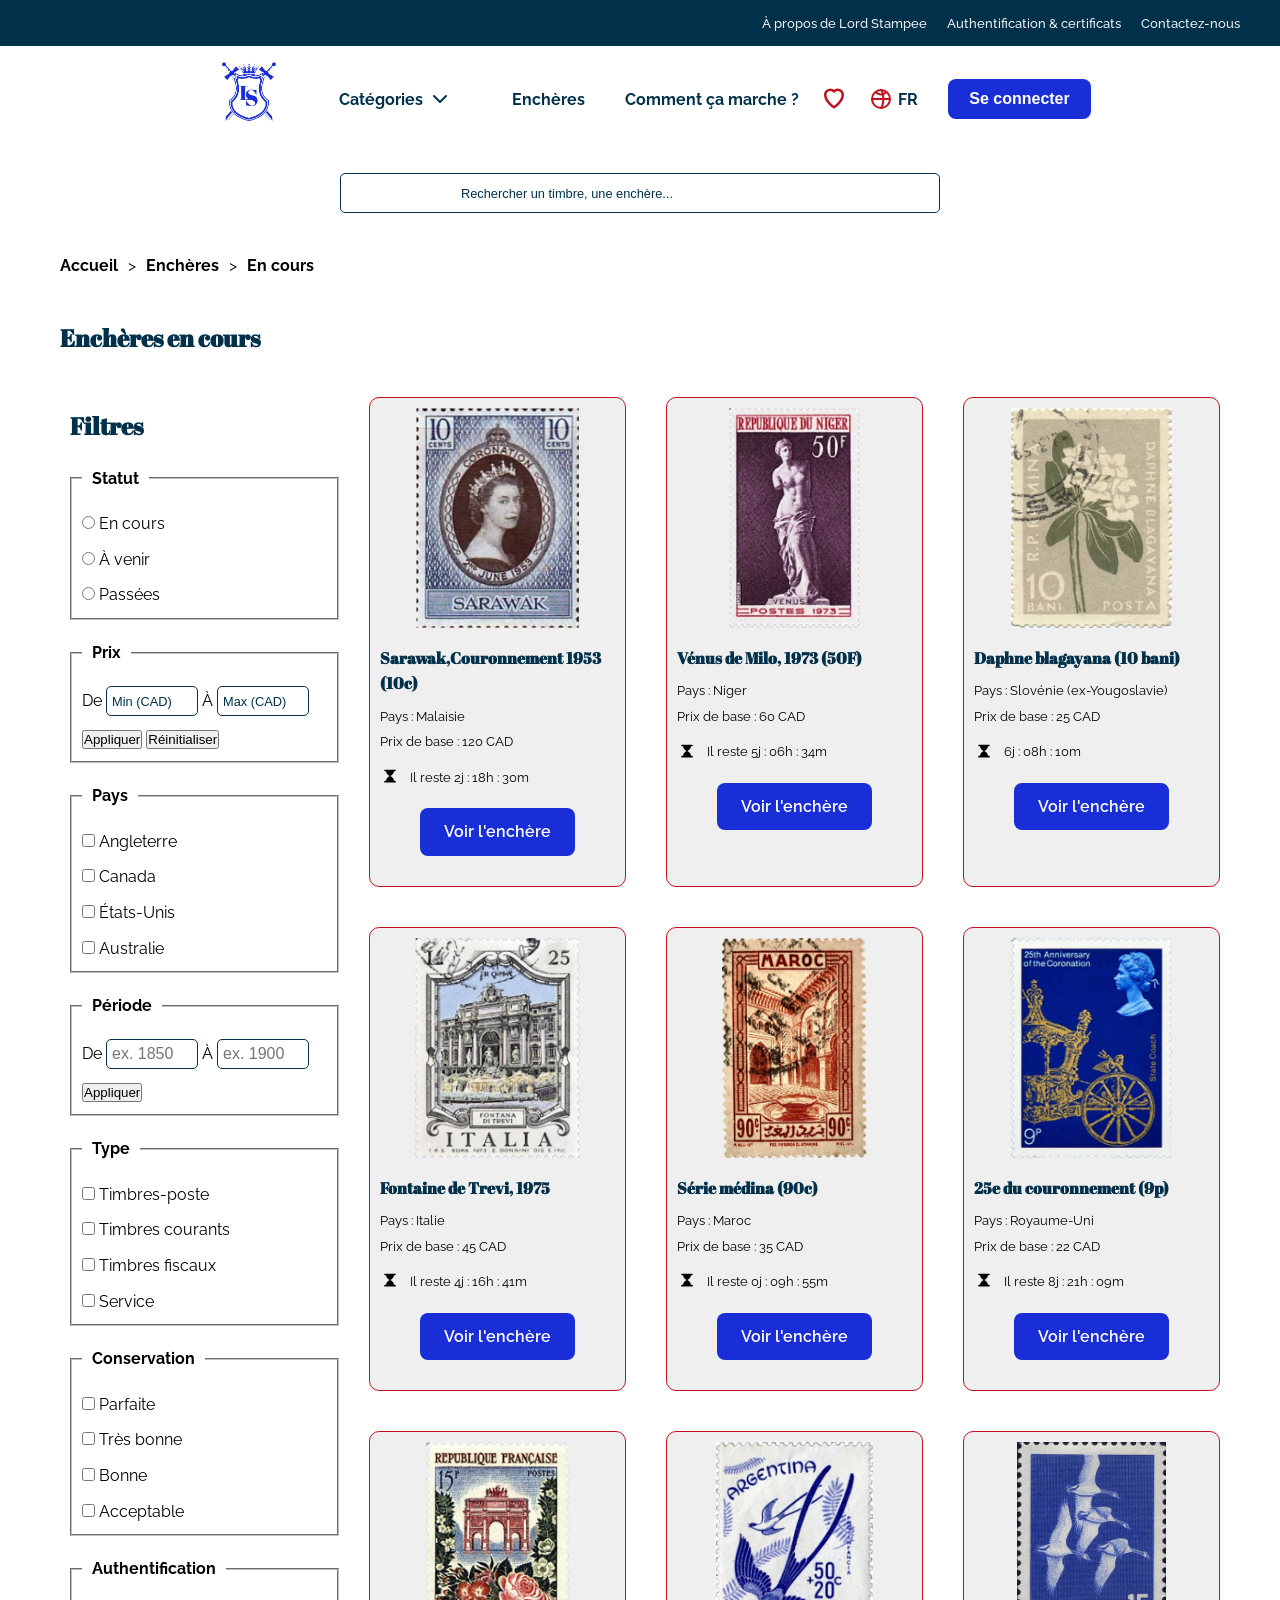
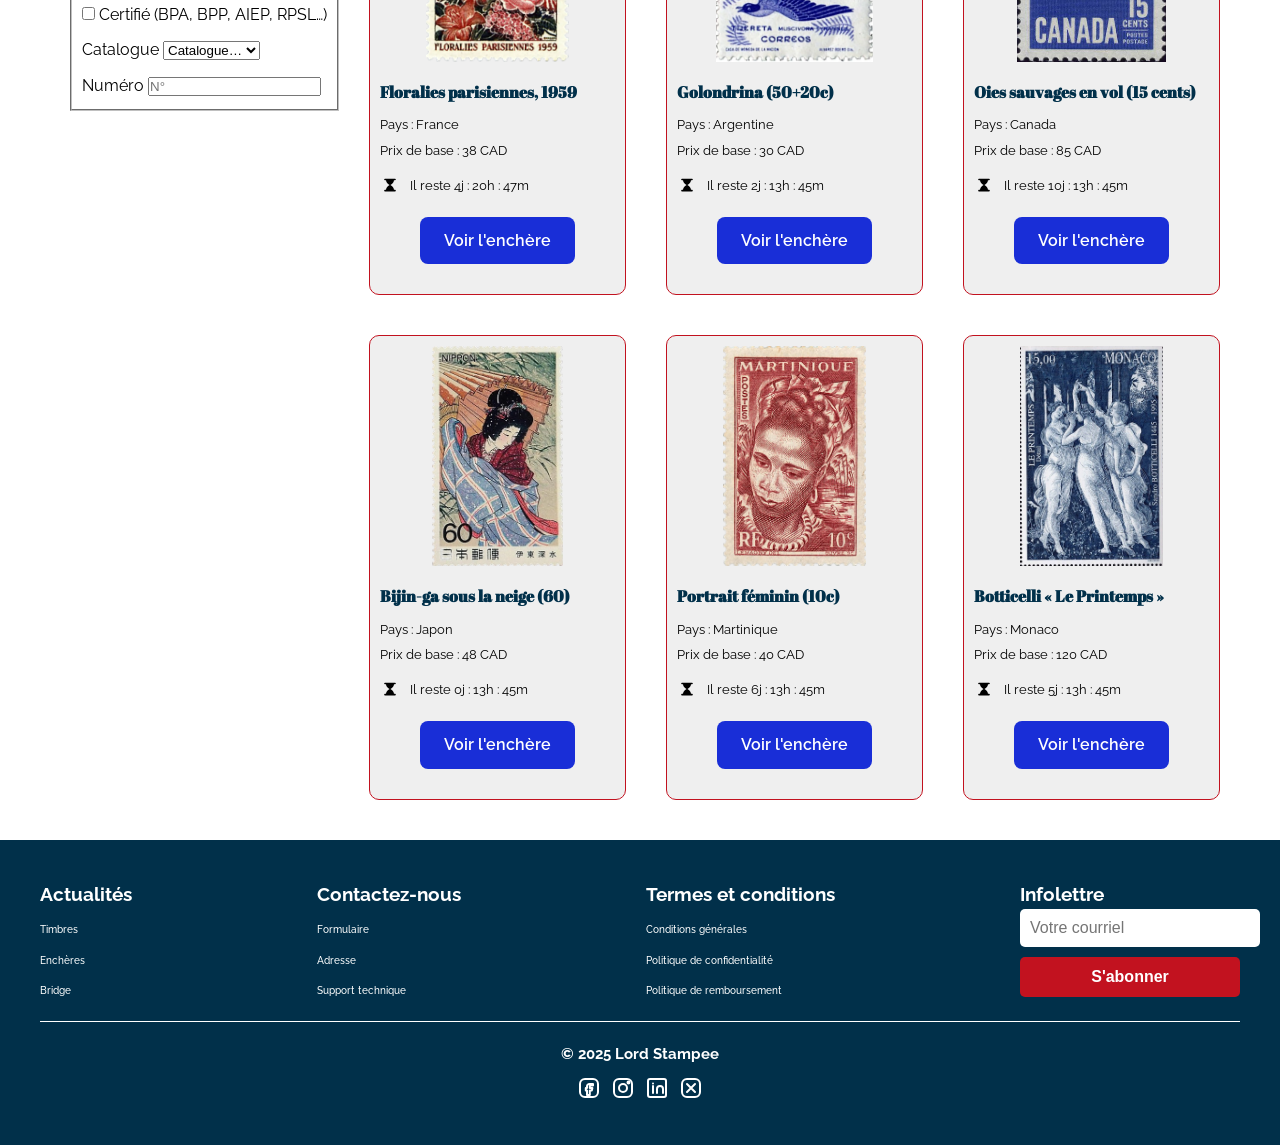
<file: index.html>
<!DOCTYPE html>
<html lang="fr">
  <head>
    <meta charset="UTF-8" />
    <meta name="viewport" content="width=device-width, initial-scale=1.0" />
    <link rel="stylesheet" href="assets/css/styles.css" />
    <link rel="preconnect" href="https://fonts.googleapis.com" />
    <link rel="preconnect" href="https://fonts.gstatic.com" crossorigin />
    <link
      href="https://fonts.googleapis.com/css2?family=Abril+Fatface&family=Raleway:ital,wght@0,100..900;1,100..900&display=swap"
      rel="stylesheet"
    />
    <title>Catalogue des enchères</title>
  </head>
  <body>
    <!-- Début du header -->
    <!-- logo -->
    <header>
      <!-- Top Bar -->
      <div class="top-bar">
        <nav class="top-bar__nav">
          <ul class="top-bar__liste">
            <li><a href="apropos.html">À propos de Lord Stampee</a></li>
            <li>
              <a href="guide/authentification.html"
                >Authentification & certificats</a
              >
            </li>
            <li><a href="contact.html">Contactez-nous</a></li>
          </ul>
        </nav>
      </div>
      <div class="site-entete">
        <a href="index.html" class="site-entete__logo">
          <img
            class="site-entete__img"
            src="assets/img/stampee_logo.webp"
            alt="logo lord stampee"
          />
        </a>
        <!-- Navigation gauche -->
        <nav class="site-entete__nav-gauche">
          <ul class="site-entete__liste--principale">
            <li class="site-entete__item--categories">
              <a class="site-entete__categories" href="#"
                >Catégories
                <svg
                  width="24"
                  height="24"
                  viewBox="0 0 24 24"
                  fill="none"
                  stroke="currentColor"
                  stroke-width="2"
                  stroke-linecap="round"
                  stroke-linejoin="round"
                  aria-hidden="true"
                  focusable="false"
                >
                  <path d="M6 9l6 6 6-6" />
                </svg>
              </a>
              <ul class="site-entete__liste-secondaire">
                <li><a href="#">Thèmes</a></li>
                <li><a href="#">Époques</a></li>
                <li><a href="#">Types philatéliques</a></li>
              </ul>
            </li>
            <li class="site-entete__item--encheres">
              <a class="site-entete__encheres" href="#">Enchères</a>
              <ul class="site-entete__liste-secondaire">
                <li><a href="#">À venir</a></li>
                <li><a href="#">En cours</a></li>
                <li><a href="#">Passées</a></li>
              </ul>
            </li>
          </ul>
        </nav>
        <!-- Formulaire de recherche -->
        <form class="site-entete__recherche">
          <svg
            xmlns="http://www.w3.org/2000/svg"
            width="24"
            height="24"
            viewBox="0 0 24 24"
            fill="none"
          >
            <circle cx="11" cy="11" r="7" stroke="#C2121F" stroke-width="2" />
            <line
              x1="16.65"
              y1="16.65"
              x2="21"
              y2="21"
              stroke="#C2121F"
              stroke-width="2"
              stroke-linecap="round"
            />
          </svg>
          <label for="search" class="sr-only">Rechercher</label>
          <input
            type="search"
            id="search"
            name="search"
            placeholder="Rechercher un timbre, une enchère..."
          />
        </form>
        <!-- Navigation droite-->
        <nav class="site-entete__nav-droite">
          <ul class="site-entete__liste--principale-droite">
            <li>
              <a href="#">Comment ça marche ? </a>
              <ul class="site-entete__liste--secondaire-droite">
                <li><a href="#">Créer un compte</a></li>
                <li><a href="#">Participer à une enchère</a></li>
                <li><a href="#">Placer une offre</a></li>
              </ul>
            </li>
            <li>
              <a href="#">
                <svg
                  xmlns="http://www.w3.org/2000/svg"
                  width="30"
                  height="30"
                  viewBox="0 0 24 24"
                  fill="none"
                  stroke="#C2121F"
                  stroke-width="2"
                  stroke-linecap="round"
                  stroke-linejoin="round"
                  aria-hidden="true"
                  focusable="false"
                >
                  <path
                    d="M12 21s-7-4.534-7-10a4 4 0 0 1 7-2.645A4 4 0 0 1 19 11c0 5.466-7 10-7 10z"
                  />
                </svg>
              </a>
            </li>
            <li>
              <a class="site-entete__langue" href="#">
                <svg
                  xmlns="http://www.w3.org/2000/svg"
                  width="24"
                  height="24"
                  viewBox="0 0 24 24"
                  fill="none"
                  stroke="#C2121F"
                  stroke-width="2"
                  stroke-linecap="round"
                  stroke-linejoin="round"
                  aria-hidden="true"
                  focusable="false"
                >
                  <circle cx="12" cy="12" r="9" />
                  <path d="M3 12h18" />
                  <path d="M12 3c3 3 3 15 0 18" />
                  <path d="M7 5.5c3 2.5 7 2.5 10 0" />
                </svg>
                FR
              </a>
            </li>
          </ul>
        </nav>
        <button class="btn">Se connecter</button>
      </div>
    </header>
    <!-- Début du main -->
    <main class="rythme">
      <!-- Fil d'Ariane -->
      <div class="fil_ariane">
        <a href="#">Accueil</a>
        <span> > </span>
        <a href="#">Enchères</a>
        <span> > </span>
        <a href="#">En cours</a>
      </div>
      <!-- Contenu -->
      <h1>Enchères en cours</h1>
      <div class="catalogue">
        <!-- Filtres -->
        <aside class="catalogue-filtres">
          <h2>Filtres</h2>
          <form>
            <fieldset class="catalogue-filtres__statut">
              <legend>Statut</legend>
              <label for="encours">
                <input type="radio" name="statut" id="encours" />
                En cours
              </label>
              <label for="avenir">
                <input type="radio" name="statut" id="avenir" />
                À venir
              </label>
              <label for="passees">
                <input type="radio" name="statut" id="passees" />
                Passées
              </label>
            </fieldset>
          </form>
          <form>
            <fieldset class="catalogue-filtres__prix">
              <legend>Prix</legend>
              <div>
                <label for="de">De</label>
                <input
                  type="text"
                  name="prix_de"
                  id="de"
                  placeholder="Min (CAD)"
                />
                <label for="a">À</label>
                <input
                  type="text"
                  name="prix_a"
                  id="a"
                  placeholder="Max (CAD)"
                />
              </div>
              <div>
                <button>Appliquer</button>
                <button>Réinitialiser</button>
              </div>
            </fieldset>
          </form>
          <form>
            <fieldset class="catalogue-filtres__pays">
              <legend>Pays</legend>
              <label for="angleterre">
                <input type="checkbox" name="pays" id="angleterre" />
                Angleterre
              </label>
              <label for="canada">
                <input type="checkbox" name="pays" id="canada" />
                Canada
              </label>
              <label for="etats-unis">
                <input type="checkbox" name="pays" id="etats-unis" />
                États-Unis
              </label>
              <label for="australie">
                <input type="checkbox" name="pays" id="australie" />
                Australie
              </label>
            </fieldset>
          </form>
          <form>
            <fieldset class="catalogue-filtres__periode">
              <legend>Période</legend>
              <div>
                <label for="annee-de">De</label>
                <input
                  id="annee-de"
                  name="annee-de"
                  type="number"
                  placeholder="ex. 1850"
                  min="1840"
                  max="2100"
                />
                <label for="annee-a">À</label>
                <input
                  id="annee-a"
                  type="number"
                  name="annee-a"
                  placeholder="ex. 1900"
                  min="1840"
                  max="2100"
                />
              </div>
              <div>
                <button>Appliquer</button>
              </div>
            </fieldset>
          </form>
          <form>
            <fieldset class="catalogue-filtres__type">
              <legend>Type</legend>
              <label for="poste">
                <input type="checkbox" name="type" id="poste" />
                Timbres-poste
              </label>
              <label for="courant">
                <input type="checkbox" name="type" id="courant" />
                Timbres courants
              </label>
              <label for="fiscal">
                <input type="checkbox" name="type" id="fiscal" />
                Timbres fiscaux
              </label>
              <label for="service">
                <input type="checkbox" name="type" id="service" />
                Service
              </label>
            </fieldset>
          </form>
          <form>
            <fieldset class="catalogue-filtres__conservation">
              <legend>Conservation</legend>
              <label for="parfait">
                <input type="checkbox" name="conservation" id="parfait" />
                Parfaite
              </label>
              <label for="tres-bon">
                <input type="checkbox" name="conservation" id="tres-bon" />
                Très bonne
              </label>
              <label for="bon">
                <input type="checkbox" name="conservation" id="bon" />
                Bonne
              </label>
              <label for="acceptable">
                <input type="checkbox" name="conservation" id="acceptable" />
                Acceptable
              </label>
            </fieldset>
          </form>
          <form>
            <fieldset class="catalogue-filtres__authentification">
              <legend>Authentification</legend>
              <div>
                <label for="certifie">
                  <input
                    type="checkbox"
                    name="authentification"
                    id="certifie"
                  />
                  Certifié (BPA, BPP, AIEP, RPSL…)
                </label>
              </div>
              <div>
                <label for="ref-catalogue">Catalogue</label>
                <select id="ref-catalogue" name="catalogue">
                  <option>Catalogue…</option>
                </select>
              </div>
              <div>
                <label for="ref-num">Numéro</label>
                <input
                  id="ref-num"
                  name="authentification"
                  type="text"
                  placeholder="N°"
                />
              </div>
            </fieldset>
          </form>
        </aside>
        <!-- Catalogue -->
        <section class="catalogue-grille">
          <h2 class="sr-only">Catalogue</h2>
          <!-- 1 -->
          <article class="carte-catalogue">
            <picture class="carte-catalogue__image">
              <img
                src="assets/img/timbre_sarawak.webp"
                alt="Sarawak, Coronation 1953, 10 cents"
              />
            </picture>
            <h2 class="carte-catalogue__titre">
              Sarawak,Couronnement 1953 (10c)
            </h2>
            <div class="carte-catalogue__info">
              <div class="carte-catalogue__type">
                <ul>
                  <li>Pays : Malaisie</li>
                  <li>Prix de base : 120 CAD</li>
                </ul>
              </div>
              <div class="carte-catalogue__rebours">
                <svg
                  xmlns="http://www.w3.org/2000/svg"
                  width="24"
                  height="24"
                  viewBox="0 0 24 24"
                  aria-label="Sablier"
                  role="img"
                  fill="currentColor"
                >
                  <path
                    d="M6 2h12a1 1 0 0 1 0 2h-1.2c-.3 3.1-2.6 4.5-4.3 5.7 1.7 1.2 4 2.6 4.3 5.7H18a1 1 0 0 1 0 2H6a1 1 0 0 1 0-2h1.2c.3-3.1 2.6-4.5 4.3-5.7-1.7-1.2-4-2.6-4.3-5.7H6a1 1 0 0 1 0-2z"
                  />
                </svg>
                <span>Il reste 2j : 18h : 30m</span>
              </div>
            </div>
            <div class="carte-catalogue__action">
              <a class="btn carte-catalogue__btn" href="#"> Voir l'enchère </a>
            </div>
          </article>

          <!-- 2 -->
          <article class="carte-catalogue">
            <picture class="carte-catalogue__image">
              <img
                src="assets/img/timbre_niger.webp"
                alt="Niger 1973, Vénus de Milo, 50F"
              />
            </picture>
            <h2 class="carte-catalogue__titre">Vénus de Milo, 1973 (50F)</h2>
            <div class="carte-catalogue__info">
              <div class="carte-catalogue__type">
                <ul>
                  <li>Pays : Niger</li>
                  <li>Prix de base : 60 CAD</li>
                </ul>
              </div>
              <div class="carte-catalogue__rebours">
                <svg
                  xmlns="http://www.w3.org/2000/svg"
                  width="24"
                  height="24"
                  viewBox="0 0 24 24"
                  aria-label="Sablier"
                  role="img"
                  fill="currentColor"
                >
                  <path
                    d="M6 2h12a1 1 0 0 1 0 2h-1.2c-.3 3.1-2.6 4.5-4.3 5.7 1.7 1.2 4 2.6 4.3 5.7H18a1 1 0 0 1 0 2H6a1 1 0 0 1 0-2h1.2c.3-3.1 2.6-4.5 4.3-5.7-1.7-1.2-4-2.6-4.3-5.7H6a1 1 0 0 1 0-2z"
                  />
                </svg>
                <span>Il reste 5j : 06h : 34m</span>
              </div>
            </div>
            <div class="carte-catalogue__action">
              <a class="btn carte-catalogue__btn" href="#"> Voir l'enchère </a>
            </div>
          </article>

          <!-- 3 -->
          <article class="carte-catalogue">
            <picture class="carte-catalogue__image">
              <img
                src="assets/img/timbre_slovenie.webp"
                alt="Daphne Blagayana, 10 bani, oblitéré"
              />
            </picture>
            <h2 class="carte-catalogue__titre">Daphne blagayana (10 bani)</h2>
            <div class="carte-catalogue__info">
              <div class="carte-catalogue__type">
                <ul>
                  <li>Pays : Slovénie (ex-Yougoslavie)</li>
                  <li>Prix de base : 25 CAD</li>
                </ul>
              </div>
              <div class="carte-catalogue__rebours">
                <svg
                  xmlns="http://www.w3.org/2000/svg"
                  width="24"
                  height="24"
                  viewBox="0 0 24 24"
                  aria-label="Sablier"
                  role="img"
                  fill="currentColor"
                >
                  <path
                    d="M6 2h12a1 1 0 0 1 0 2h-1.2c-.3 3.1-2.6 4.5-4.3 5.7 1.7 1.2 4 2.6 4.3 5.7H18a1 1 0 0 1 0 2H6a1 1 0 0 1 0-2h1.2c.3-3.1 2.6-4.5 4.3-5.7-1.7-1.2-4-2.6-4.3-5.7H6a1 1 0 0 1 0-2z"
                  />
                </svg>
                <span>6j : 08h : 10m</span>
              </div>
            </div>
            <div class="carte-catalogue__action">
              <a class="btn carte-catalogue__btn" href="#"> Voir l'enchère </a>
            </div>
          </article>

          <!-- 4 -->
          <article class="carte-catalogue">
            <picture class="carte-catalogue__image">
              <img
                src="assets/img/timbre_italie.webp"
                alt="Italie 1975, Fontaine de Trevi, 25"
              />
            </picture>
            <h2 class="carte-catalogue__titre">Fontaine de Trevi, 1975</h2>
            <div class="carte-catalogue__info">
              <div class="carte-catalogue__type">
                <ul>
                  <li>Pays : Italie</li>
                  <li>Prix de base : 45 CAD</li>
                </ul>
              </div>
              <div class="carte-catalogue__rebours">
                <svg
                  xmlns="http://www.w3.org/2000/svg"
                  width="24"
                  height="24"
                  viewBox="0 0 24 24"
                  aria-label="Sablier"
                  role="img"
                  fill="currentColor"
                >
                  <path
                    d="M6 2h12a1 1 0 0 1 0 2h-1.2c-.3 3.1-2.6 4.5-4.3 5.7 1.7 1.2 4 2.6 4.3 5.7H18a1 1 0 0 1 0 2H6a1 1 0 0 1 0-2h1.2c.3-3.1 2.6-4.5 4.3-5.7-1.7-1.2-4-2.6-4.3-5.7H6a1 1 0 0 1 0-2z"
                  />
                </svg>
                <span>Il reste 4j : 16h : 41m</span>
              </div>
            </div>
            <div class="carte-catalogue__action">
              <a class="btn carte-catalogue__btn" href="#"> Voir l'enchère </a>
            </div>
          </article>

          <!-- 5 -->
          <article class="carte-catalogue">
            <picture class="carte-catalogue__image">
              <img
                src="assets/img/timbre_maroc.webp"
                alt="Maroc, 90c, scène de médina"
              />
            </picture>
            <h2 class="carte-catalogue__titre">Série médina (90c)</h2>
            <div class="carte-catalogue__info">
              <div class="carte-catalogue__type">
                <ul>
                  <li>Pays : Maroc</li>
                  <li>Prix de base : 35 CAD</li>
                </ul>
              </div>
              <div class="carte-catalogue__rebours">
                <svg
                  xmlns="http://www.w3.org/2000/svg"
                  width="24"
                  height="24"
                  viewBox="0 0 24 24"
                  aria-label="Sablier"
                  role="img"
                  fill="currentColor"
                >
                  <path
                    d="M6 2h12a1 1 0 0 1 0 2h-1.2c-.3 3.1-2.6 4.5-4.3 5.7 1.7 1.2 4 2.6 4.3 5.7H18a1 1 0 0 1 0 2H6a1 1 0 0 1 0-2h1.2c.3-3.1 2.6-4.5 4.3-5.7-1.7-1.2-4-2.6-4.3-5.7H6a1 1 0 0 1 0-2z"
                  />
                </svg>
                <span>Il reste 0j : 09h : 55m</span>
              </div>
            </div>
            <div class="carte-catalogue__action">
              <a
                class="btn carte-catalogue__btn"
                href="timbres/serie-medina/index.html"
              >
                Voir l'enchère
              </a>
            </div>
          </article>

          <!-- 6 -->
          <article class="carte-catalogue">
            <picture class="carte-catalogue__image">
              <img
                src="assets/img/timbre_royaume_uni.webp"
                alt="Royaume-Uni, 25e anniversaire du couronnement, 9p"
              />
            </picture>
            <h2 class="carte-catalogue__titre">25e du couronnement (9p)</h2>
            <div class="carte-catalogue__info">
              <div class="carte-catalogue__type">
                <ul>
                  <li>Pays : Royaume-Uni</li>
                  <li>Prix de base : 22 CAD</li>
                </ul>
              </div>
              <div class="carte-catalogue__rebours">
                <svg
                  xmlns="http://www.w3.org/2000/svg"
                  width="24"
                  height="24"
                  viewBox="0 0 24 24"
                  aria-label="Sablier"
                  role="img"
                  fill="currentColor"
                >
                  <path
                    d="M6 2h12a1 1 0 0 1 0 2h-1.2c-.3 3.1-2.6 4.5-4.3 5.7 1.7 1.2 4 2.6 4.3 5.7H18a1 1 0 0 1 0 2H6a1 1 0 0 1 0-2h1.2c.3-3.1 2.6-4.5 4.3-5.7-1.7-1.2-4-2.6-4.3-5.7H6a1 1 0 0 1 0-2z"
                  />
                </svg>
                <span>Il reste 8j : 21h : 09m</span>
              </div>
            </div>
            <div class="carte-catalogue__action">
              <a class="btn carte-catalogue__btn" href="#"> Voir l'enchère </a>
            </div>
          </article>

          <!-- 7 -->
          <article class="carte-catalogue">
            <picture class="carte-catalogue__image">
              <img
                src="assets/img/timbre_france.webp"
                alt="France 1959, Floralies parisiennes, 15F"
              />
            </picture>
            <h2 class="carte-catalogue__titre">Floralies parisiennes, 1959</h2>
            <div class="carte-catalogue__info">
              <div class="carte-catalogue__type">
                <ul>
                  <li>Pays : France</li>
                  <li>Prix de base : 38 CAD</li>
                </ul>
              </div>
              <div class="carte-catalogue__rebours">
                <svg
                  xmlns="http://www.w3.org/2000/svg"
                  width="24"
                  height="24"
                  viewBox="0 0 24 24"
                  aria-label="Sablier"
                  role="img"
                  fill="currentColor"
                >
                  <path
                    d="M6 2h12a1 1 0 0 1 0 2h-1.2c-.3 3.1-2.6 4.5-4.3 5.7 1.7 1.2 4 2.6 4.3 5.7H18a1 1 0 0 1 0 2H6a1 1 0 0 1 0-2h1.2c.3-3.1 2.6-4.5 4.3-5.7-1.7-1.2-4-2.6-4.3-5.7H6a1 1 0 0 1 0-2z"
                  />
                </svg>
                <span>Il reste 4j : 20h : 47m</span>
              </div>
            </div>
            <div class="carte-catalogue__action">
              <a class="btn carte-catalogue__btn" href="#"> Voir l'enchère </a>
            </div>
          </article>

          <!-- 8 -->
          <article class="carte-catalogue">
            <picture class="carte-catalogue__image">
              <img
                src="assets/img/timbre_argentine.webp"
                alt="Argentine, Golondrina, 50+20c, bleu"
              />
            </picture>
            <h2 class="carte-catalogue__titre">Golondrina (50+20c)</h2>
            <div class="carte-catalogue__info">
              <div class="carte-catalogue__type">
                <ul>
                  <li>Pays : Argentine</li>
                  <li>Prix de base : 30 CAD</li>
                </ul>
              </div>
              <div class="carte-catalogue__rebours">
                <svg
                  xmlns="http://www.w3.org/2000/svg"
                  width="24"
                  height="24"
                  viewBox="0 0 24 24"
                  aria-label="Sablier"
                  role="img"
                  fill="currentColor"
                >
                  <path
                    d="M6 2h12a1 1 0 0 1 0 2h-1.2c-.3 3.1-2.6 4.5-4.3 5.7 1.7 1.2 4 2.6 4.3 5.7H18a1 1 0 0 1 0 2H6a1 1 0 0 1 0-2h1.2c.3-3.1 2.6-4.5 4.3-5.7-1.7-1.2-4-2.6-4.3-5.7H6a1 1 0 0 1 0-2z"
                  />
                </svg>
                <span>Il reste 2j : 13h : 45m</span>
              </div>
            </div>
            <div class="carte-catalogue__action">
              <a class="btn carte-catalogue__btn" href="#"> Voir l'enchère </a>
            </div>
          </article>

          <!-- 9 -->
          <article class="carte-catalogue">
            <picture class="carte-catalogue__image">
              <img
                src="assets/img/timbre_canada.webp"
                alt="Canada — Oies sauvages en vol, 15 cents, bleu"
              />
            </picture>
            <h2 class="carte-catalogue__titre">
              Oies sauvages en vol (15 cents)
            </h2>
            <div class="carte-catalogue__info">
              <div class="carte-catalogue__type">
                <ul>
                  <li>Pays : Canada</li>
                  <li>Prix de base : 85 CAD</li>
                </ul>
              </div>
              <div class="carte-catalogue__rebours">
                <svg
                  xmlns="http://www.w3.org/2000/svg"
                  width="24"
                  height="24"
                  viewBox="0 0 24 24"
                  aria-label="Sablier"
                  role="img"
                  fill="currentColor"
                >
                  <path
                    d="M6 2h12a1 1 0 0 1 0 2h-1.2c-.3 3.1-2.6 4.5-4.3 5.7 1.7 1.2 4 2.6 4.3 5.7H18a1 1 0 0 1 0 2H6a1 1 0 0 1 0-2h1.2c.3-3.1 2.6-4.5 4.3-5.7-1.7-1.2-4-2.6-4.3-5.7H6a1 1 0 0 1 0-2z"
                  />
                </svg>
                <span>Il reste 10j : 13h : 45m</span>
              </div>
            </div>
            <div class="carte-catalogue__action">
              <a class="btn carte-catalogue__btn" href="#"> Voir l'enchère </a>
            </div>
          </article>

          <!-- 10 -->
          <article class="carte-catalogue">
            <picture class="carte-catalogue__image">
              <img
                src="assets/img/timbre_japon.webp"
                alt="Japon, Bijin-ga sous la neige (60)"
              />
            </picture>
            <h2 class="carte-catalogue__titre">Bijin-ga sous la neige (60)</h2>
            <div class="carte-catalogue__info">
              <div class="carte-catalogue__type">
                <ul>
                  <li>Pays : Japon</li>
                  <li>Prix de base : 48 CAD</li>
                </ul>
              </div>
              <div class="carte-catalogue__rebours">
                <svg
                  xmlns="http://www.w3.org/2000/svg"
                  width="24"
                  height="24"
                  viewBox="0 0 24 24"
                  aria-label="Sablier"
                  role="img"
                  fill="currentColor"
                >
                  <path
                    d="M6 2h12a1 1 0 0 1 0 2h-1.2c-.3 3.1-2.6 4.5-4.3 5.7 1.7 1.2 4 2.6 4.3 5.7H18a1 1 0 0 1 0 2H6a1 1 0 0 1 0-2h1.2c.3-3.1 2.6-4.5 4.3-5.7-1.7-1.2-4-2.6-4.3-5.7H6a1 1 0 0 1 0-2z"
                  />
                </svg>
                <span>Il reste 0j : 13h : 45m</span>
              </div>
            </div>
            <div class="carte-catalogue__action">
              <a class="btn carte-catalogue__btn" href="#"> Voir l'enchère </a>
            </div>
          </article>

          <!-- 11 -->
          <article class="carte-catalogue">
            <picture class="carte-catalogue__image">
              <img
                src="assets/img/timbre_martinique.webp"
                alt="Martinique, Portrait féminin (10c)"
              />
            </picture>
            <h2 class="carte-catalogue__titre">Portrait féminin (10c)</h2>
            <div class="carte-catalogue__info">
              <div class="carte-catalogue__type">
                <ul>
                  <li>Pays : Martinique</li>
                  <li>Prix de base : 40 CAD</li>
                </ul>
              </div>
              <div class="carte-catalogue__rebours">
                <svg
                  xmlns="http://www.w3.org/2000/svg"
                  width="24"
                  height="24"
                  viewBox="0 0 24 24"
                  aria-label="Sablier"
                  role="img"
                  fill="currentColor"
                >
                  <path
                    d="M6 2h12a1 1 0 0 1 0 2h-1.2c-.3 3.1-2.6 4.5-4.3 5.7 1.7 1.2 4 2.6 4.3 5.7H18a1 1 0 0 1 0 2H6a1 1 0 0 1 0-2h1.2c.3-3.1 2.6-4.5 4.3-5.7-1.7-1.2-4-2.6-4.3-5.7H6a1 1 0 0 1 0-2z"
                  />
                </svg>
                <span>Il reste 6j : 13h : 45m</span>
              </div>
            </div>
            <div class="carte-catalogue__action">
              <a class="btn carte-catalogue__btn" href="#"> Voir l'enchère </a>
            </div>
          </article>

          <!-- 12 -->
          <article class="carte-catalogue">
            <picture class="carte-catalogue__image">
              <img
                src="assets/img/timbre_monaco.webp"
                alt="Monaco — Botticelli « Le Printemps » (15,00)"
              />
            </picture>
            <h2 class="carte-catalogue__titre">Botticelli « Le Printemps »</h2>
            <div class="carte-catalogue__info">
              <div class="carte-catalogue__type">
                <ul>
                  <li>Pays : Monaco</li>
                  <li>Prix de base : 120 CAD</li>
                </ul>
              </div>
              <div class="carte-catalogue__rebours">
                <svg
                  xmlns="http://www.w3.org/2000/svg"
                  width="24"
                  height="24"
                  viewBox="0 0 24 24"
                  aria-label="Sablier"
                  role="img"
                  fill="currentColor"
                >
                  <path
                    d="M6 2h12a1 1 0 0 1 0 2h-1.2c-.3 3.1-2.6 4.5-4.3 5.7 1.7 1.2 4 2.6 4.3 5.7H18a1 1 0 0 1 0 2H6a1 1 0 0 1 0-2h1.2c.3-3.1 2.6-4.5 4.3-5.7-1.7-1.2-4-2.6-4.3-5.7H6a1 1 0 0 1 0-2z"
                  />
                </svg>
                <span>Il reste 5j : 13h : 45m</span>
              </div>
            </div>
            <div class="carte-catalogue__action">
              <a class="btn carte-catalogue__btn" href="#"> Voir l'enchère </a>
            </div>
          </article>
        </section>
      </div>
    </main>
    <!-- Début du footer -->
    <footer class="site-pied-de-page rythme">
      <!-- Conteneur principal -->
      <div class="site-pied-de-page__conteneur">
        <section class="site-pied-de-page__section">
          <h3>Actualités</h3>
          <ul class="site-pied-de-page__list">
            <li><a href="#">Timbres</a></li>
            <li><a href="#">Enchères</a></li>
            <li><a href="#">Bridge</a></li>
          </ul>
        </section>

        <section class="site-pied-de-page__section">
          <h3>Contactez-nous</h3>
          <ul class="site-pied-de-page__list">
            <li><a href="#">Formulaire</a></li>
            <li><a href="#">Adresse</a></li>
            <li><a href="#">Support technique</a></li>
          </ul>
        </section>

        <section class="site-pied-de-page__section">
          <h3>Termes et conditions</h3>
          <ul class="site-pied-de-page__list">
            <li><a href="#">Conditions générales</a></li>
            <li><a href="#">Politique de confidentialité</a></li>
            <li><a href="#">Politique de remboursement</a></li>
          </ul>
        </section>
        <!-- Infolettre -->
        <section class="site-pied-de-page__section">
          <h3>Infolettre</h3>

          <form class="site-pied-de-page__infolettre">
            <label for="courriel" class="sr-only">Courriel</label>
            <input
              id="courriel"
              name="courriel"
              type="email"
              placeholder="Votre courriel"
            />
            <button class="btn site-pied-de-page__infolettre-btn" type="submit">
              S'abonner
            </button>
          </form>
        </section>
      </div>
      <!-- Conteneur secondaire -->
      <div class="site-pied-de-page__legal">
        <p class="site-pied-de-page__texte">© 2025 Lord Stampee</p>
        <ul class="site-pied-de-page__social">
          <li>
            <a href="#">
              <svg
                xmlns="http://www.w3.org/2000/svg"
                width="24"
                height="24"
                viewBox="0 0 24 24"
                fill="none"
                stroke="currentColor"
                stroke-width="2"
                stroke-linecap="round"
                stroke-linejoin="round"
                aria-label="Facebook"
                role="img"
              >
                <rect x="3" y="3" width="18" height="18" rx="5" />
                <path
                  d="M14 8h-1.6a2.4 2.4 0 0 0-2.4 2.4V12H8.8v2.6h1.2V19h2.8v-4.4h2l.6-2.6h-2.6v-1.5
          c0-.5.4-.9.9-.9H16V8h-2z"
                />
              </svg>
            </a>
          </li>
          <li>
            <a href="#">
              <svg
                xmlns="http://www.w3.org/2000/svg"
                class="icon"
                width="24"
                height="24"
                viewBox="0 0 24 24"
                fill="none"
                stroke="currentColor"
                stroke-width="2"
                stroke-linecap="round"
                stroke-linejoin="round"
                aria-label="Instagram"
                role="img"
              >
                <rect x="3" y="3" width="18" height="18" rx="5" />
                <circle cx="12" cy="12" r="4" />
                <circle cx="17.5" cy="6.5" r="1" />
              </svg>
            </a>
          </li>
          <li>
            <a href="#">
              <svg
                xmlns="http://www.w3.org/2000/svg"
                class="icon"
                width="24"
                height="24"
                viewBox="0 0 24 24"
                fill="none"
                stroke="currentColor"
                stroke-width="2"
                stroke-linecap="round"
                stroke-linejoin="round"
                aria-label="LinkedIn"
                role="img"
              >
                <rect x="3" y="3" width="18" height="18" rx="2" />
                <path d="M8 17v-7M8 7.5h0" />
                <path d="M12 17v-4a3 3 0 0 1 6 0v4" />
              </svg>
            </a>
          </li>
          <li>
            <a href="">
              <svg
                xmlns="http://www.w3.org/2000/svg"
                width="24"
                height="24"
                viewBox="0 0 24 24"
                fill="none"
                stroke="currentColor"
                stroke-width="2"
                stroke-linecap="round"
                stroke-linejoin="round"
                aria-label="X"
                role="img"
              >
                <rect x="3" y="3" width="18" height="18" rx="5" />
                <path d="M8 8l8 8M16 8l-8 8" />
              </svg>
            </a>
          </li>
        </ul>
      </div>
    </footer>
  </body>
</html>
</file>
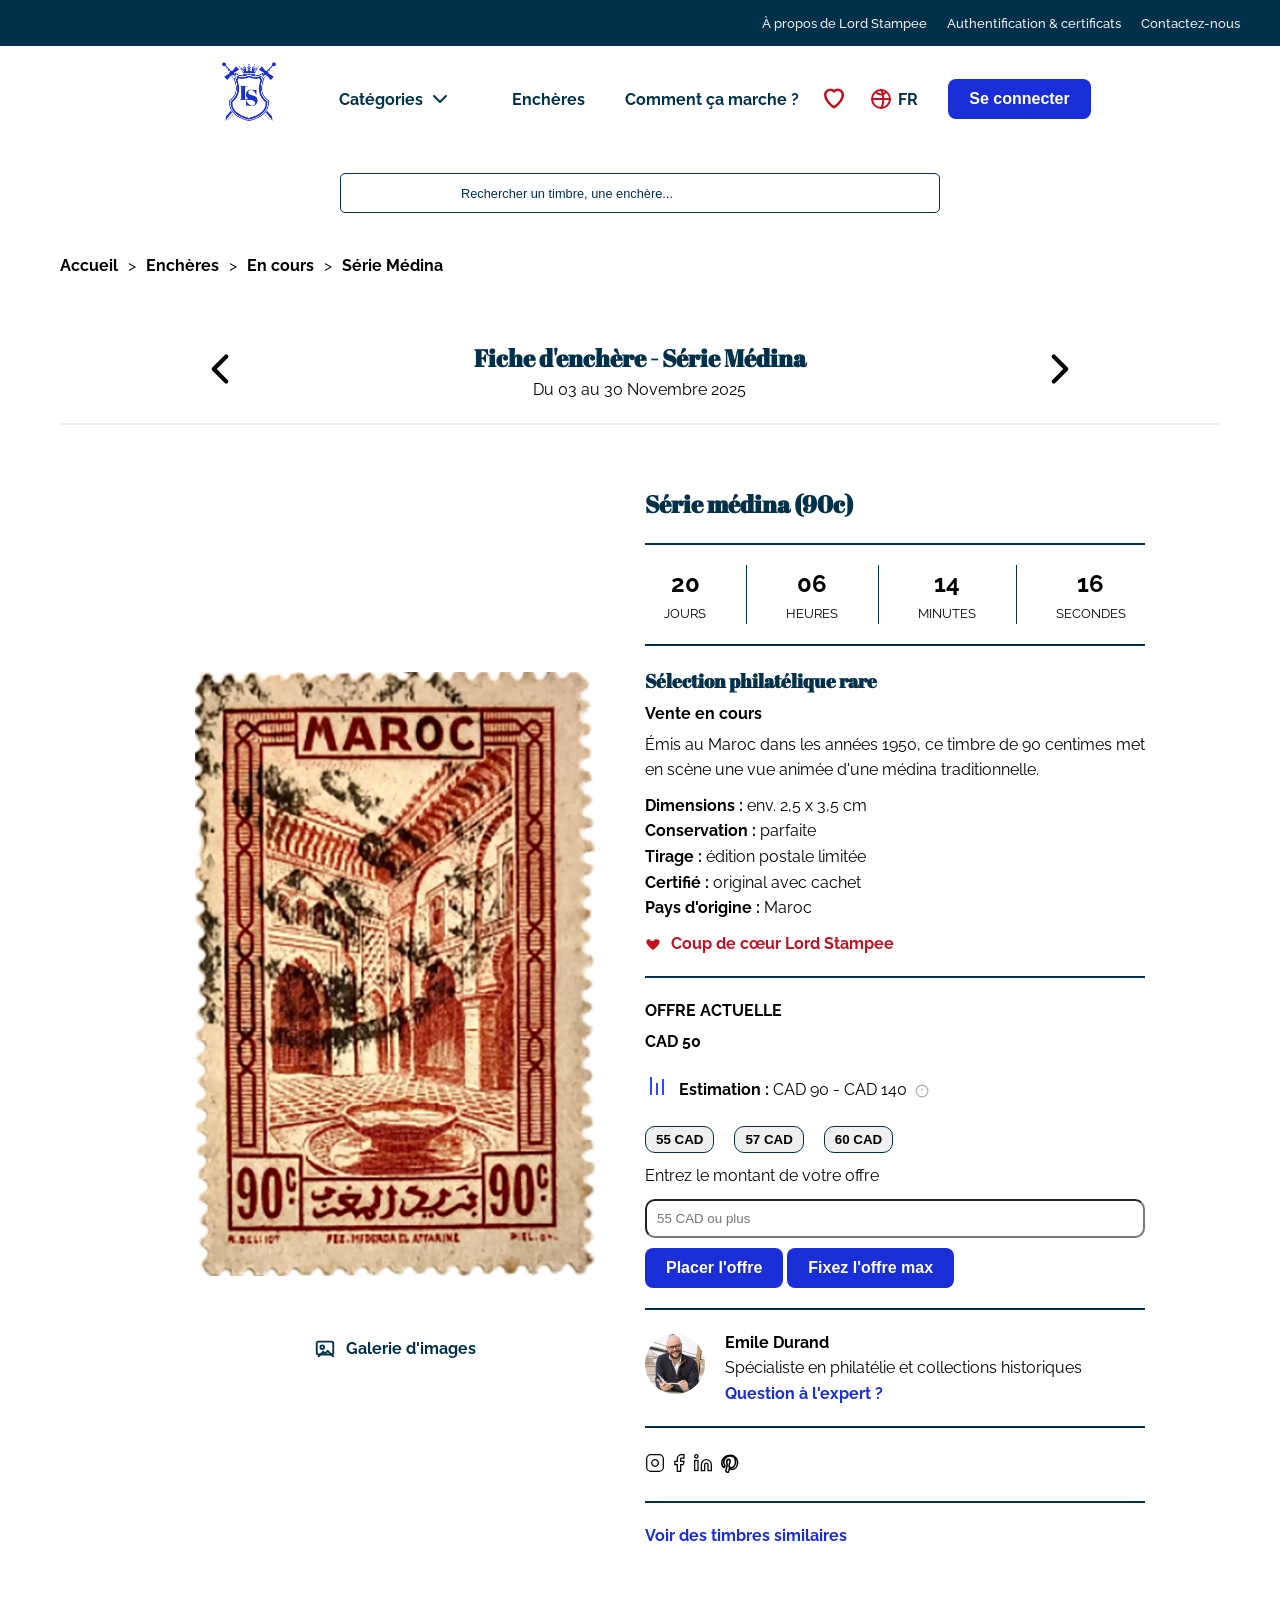
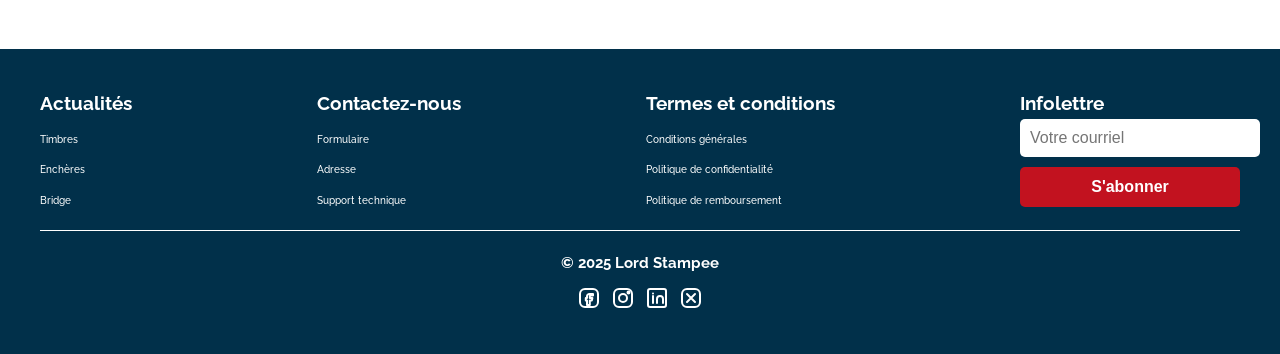
<file: timbres/serie-medina/index.html>
<!DOCTYPE html>
<html lang="fr">
  <head>
    <meta charset="UTF-8" />
    <meta name="viewport" content="width=device-width, initial-scale=1.0" />
    <link rel="stylesheet" href="../../assets/css/styles.css" />
    <link rel="preconnect" href="https://fonts.googleapis.com" />
    <link rel="preconnect" href="https://fonts.gstatic.com" crossorigin />
    <link
      href="https://fonts.googleapis.com/css2?family=Abril+Fatface&family=Raleway:ital,wght@0,100..900;1,100..900&display=swap"
      rel="stylesheet"
    />
    <title>L'enchère Série Médina</title>
  </head>
  <body>
    <header>
      <!-- Top Bar -->
      <div class="top-bar">
        <nav class="top-bar__nav">
          <ul class="top-bar__liste">
            <li><a href="#">À propos de Lord Stampee</a></li>
            <li><a href="#">Authentification & certificats</a></li>
            <li><a href="#">Contactez-nous</a></li>
          </ul>
        </nav>
      </div>
      <div class="site-entete">
        <a href="../../index.html" class="site-entete__logo">
          <img
            class="site-entete__img"
            src="../../assets/img/stampee_logo.webp"
            alt="logo lord stampee"
          />
        </a>
        <!-- Navigation gauche -->
        <nav class="site-entete__nav-gauche">
          <ul class="site-entete__liste--principale">
            <li class="site-entete__item--categories">
              <a class="site-entete__categories" href="#"
                >Catégories
                <svg
                  xmlns="http://www.w3.org/2000/svg"
                  width="24"
                  height="24"
                  viewBox="0 0 24 24"
                  fill="none"
                  stroke="currentColor"
                  stroke-width="2"
                  stroke-linecap="round"
                  stroke-linejoin="round"
                  aria-hidden="true"
                  focusable="false"
                >
                  <path d="M6 9l6 6 6-6" />
                </svg>
              </a>
              <ul class="site-entete__liste-secondaire">
                <li><a href="#">Thèmes</a></li>
                <li><a href="#">Époques</a></li>
                <li><a href="#">Types philatéliques</a></li>
              </ul>
            </li>
            <li class="site-entete__item--encheres">
              <a class="site-entete__encheres" href="#">Enchères</a>
              <ul class="site-entete__liste-secondaire">
                <li><a href="#">À venir</a></li>
                <li><a href="#">En cours</a></li>
                <li><a href="#">Passées</a></li>
              </ul>
            </li>
          </ul>
        </nav>
        <!-- Formulaire de recherche -->
        <form class="site-entete__recherche">
          <svg
            xmlns="http://www.w3.org/2000/svg"
            width="24"
            height="24"
            viewBox="0 0 24 24"
            fill="none"
          >
            <circle cx="11" cy="11" r="7" stroke="#C2121F" stroke-width="2" />
            <line
              x1="16.65"
              y1="16.65"
              x2="21"
              y2="21"
              stroke="#C2121F"
              stroke-width="2"
              stroke-linecap="round"
            />
          </svg>
          <label for="search" class="sr-only">Rechercher</label>
          <input
            type="search"
            id="search"
            name="search"
            placeholder="Rechercher un timbre, une enchère..."
          />
        </form>
        <!-- Navigation droite-->
        <nav class="site-entete__nav-droite">
          <ul class="site-entete__liste--principale-droite">
            <li>
              <a href="#">Comment ça marche ? </a>
              <ul class="site-entete__liste--secondaire-droite">
                <li><a href="#">Créer un compte</a></li>
                <li><a href="#">Participer à une enchère</a></li>
                <li><a href="#">Placer une offre</a></li>
              </ul>
            </li>
            <li>
              <a href="#">
                <svg
                  xmlns="http://www.w3.org/2000/svg"
                  width="30"
                  height="30"
                  viewBox="0 0 24 24"
                  fill="none"
                  stroke="#C2121F"
                  stroke-width="2"
                  stroke-linecap="round"
                  stroke-linejoin="round"
                  aria-hidden="true"
                  focusable="false"
                >
                  <path
                    d="M12 21s-7-4.534-7-10a4 4 0 0 1 7-2.645A4 4 0 0 1 19 11c0 5.466-7 10-7 10z"
                  />
                </svg>
              </a>
            </li>
            <li>
              <a class="site-entete__langue" href="#">
                <svg
                  xmlns="http://www.w3.org/2000/svg"
                  width="24"
                  height="24"
                  viewBox="0 0 24 24"
                  fill="none"
                  stroke="#C2121F"
                  stroke-width="2"
                  stroke-linecap="round"
                  stroke-linejoin="round"
                  aria-hidden="true"
                  focusable="false"
                >
                  <circle cx="12" cy="12" r="9" />
                  <path d="M3 12h18" />
                  <path d="M12 3c3 3 3 15 0 18" />
                  <path d="M7 5.5c3 2.5 7 2.5 10 0" />
                </svg>
                FR
              </a>
            </li>
          </ul>
        </nav>
        <button class="btn">Se connecter</button>
      </div>
    </header>
    <!-- Début du main -->
    <main class="rythme">
      <!-- Fil d'Ariane -->
      <div class="fil_ariane">
        <a href="#">Accueil</a>
        <span> > </span>
        <a href="#">Enchères</a>
        <span> > </span>
        <a href="#">En cours</a>
        <span> > </span>
        <a href="#">Série Médina</a>
      </div>
      <!-- En-tête de la fiche d'enchère -->
      <div class="fiche-enchere__entete">
        <button class="fiche-enchere__fleche" aria-label="Précédent">
          <svg
            xmlns="http://www.w3.org/2000/svg"
            width="50"
            height="50"
            viewBox="0 0 24 24"
            fill="none"
            stroke="black"
            stroke-width="2"
            stroke-linecap="round"
            stroke-linejoin="round"
          >
            <polyline points="15 18 9 12 15 6" />
          </svg>
        </button>
        <div class="fiche-enchere__titre">
          <h1>Fiche d'enchère - Série Médina</h1>
          <p>Du 03 au 30 Novembre 2025</p>
        </div>
        <button class="fiche-enchere__fleche" aria-label="Suivant">
          <svg
            xmlns="http://www.w3.org/2000/svg"
            width="50"
            height="50"
            viewBox="0 0 24 24"
            fill="none"
            stroke="black"
            stroke-width="2"
            stroke-linecap="round"
            stroke-linejoin="round"
          >
            <polyline points="9 6 15 12 9 18" />
          </svg>
        </button>
      </div>
      <!-- Contenu de la fiche d'enchère -->
      <section class="fiche-enchere__contenu">
        <!-- partie image -->
        <div class="fiche-enchere__galerie">
          <img
            src="../../assets/img/timbre_maroc.webp"
            alt="Maroc, 90c, scène de médina"
          />
          <a class="fiche-enchere__galerie-lien" href="#">
            <svg
              xmlns="http://www.w3.org/2000/svg"
              class="galerie-lien__icon"
              width="22"
              height="22"
              viewBox="0 0 24 24"
              fill="none"
              stroke="currentColor"
              stroke-width="2"
              stroke-linecap="round"
              stroke-linejoin="round"
            >
              <rect x="3" y="4" width="18" height="14" rx="2" />
              <circle cx="9" cy="10" r="2" />
              <path d="M21 20l-6-6-3 3-2-2-5 5" />
            </svg>
            <span class="galerie-lien__texte">Galerie d'images</span>
          </a>
        </div>
        <!-- partie détails -->
        <div class="fiche-enchere__details">
          <h2 class="fiche-enchere__rythme">Série médina (90c)</h2>
          <!-- Compte à rebours -->
          <div class="fiche-enchere__compte-rebours fiche-enchere__rythme">
            <div
              class="fiche-enchere__compte-rebours__bloc fiche-enchere__compte-rebours__bloc-bordure"
            >
              <span class="fiche-enchere__compte-rebours__valeur">20</span>
              <span class="fiche-enchere__compte-rebours__label">JOURS</span>
            </div>
            <div
              class="fiche-enchere__compte-rebours__bloc fiche-enchere__compte-rebours__bloc-bordure"
            >
              <span class="fiche-enchere__compte-rebours__valeur">06</span>
              <span class="fiche-enchere__compte-rebours__label">HEURES</span>
            </div>
            <div
              class="fiche-enchere__compte-rebours__bloc fiche-enchere__compte-rebours__bloc-bordure"
            >
              <span class="fiche-enchere__compte-rebours__valeur">14</span>
              <span class="fiche-enchere__compte-rebours__label">MINUTES</span>
            </div>
            <div class="fiche-enchere__compte-rebours__bloc">
              <span class="fiche-enchere__compte-rebours__valeur">16</span>
              <span class="fiche-enchere__compte-rebours__label">SECONDES</span>
            </div>
          </div>
          <!-- Informations -->
          <div class="fiche-enchere__infos fiche-enchere__rythme">
            <div class="fiche-enchere__element">
              <h3>Sélection philatélique rare</h3>
              <p class="fiche-enchere__statut">Vente en cours</p>
              <p>
                Émis au Maroc dans les années 1950, ce timbre de 90 centimes met
                en scène une vue animée d'une médina traditionnelle.
              </p>
            </div>
            <div>
              <ul class="fiche-enchere__infos-liste">
                <li><strong>Dimensions :</strong> env. 2,5 x 3,5 cm</li>
                <li><strong>Conservation :</strong> parfaite</li>
                <li><strong>Tirage :</strong> édition postale limitée</li>
                <li><strong>Certifié :</strong> original avec cachet</li>
                <li><strong>Pays d'origine :</strong> Maroc</li>
              </ul>
            </div>
            <div class="fiche-enchere__coup-coeur">
              <svg
                xmlns="http://www.w3.org/2000/svg"
                width="16"
                height="16"
                fill="#C2121F"
                viewBox="0 0 24 24"
              >
                <path
                  d="M12 21.35l-1.45-1.32C5.4 15.36 2 12.28 2 8.5
        2 6.5 3.5 5 5.5 5c1.54 0 3.04.99 3.57 2.36H13
        c.53-1.37 2.03-2.36 3.57-2.36C20.5 5 22 6.5
        22 8.5c0 3.78-3.4 6.86-8.55 11.54L12 21.35z"
                />
              </svg>
              <p>Coup de cœur Lord Stampee</p>
            </div>
          </div>
          <!-- Offre actuelle -->
          <div class="fiche-enchere__offre-actuelle">
            <p>OFFRE ACTUELLE</p>
            <div>
              <span>CAD</span>
              <span>50</span>
            </div>
          </div>
          <!-- estimation -->
          <div class="fiche-enchere__estimation">
            <div>
              <svg
                xmlns="http://www.w3.org/2000/svg"
                width="24"
                height="24"
                fill="#2F49FF"
                viewBox="0 0 24 24"
              >
                <path d="M5 3h2v18H5V3zm6 6h2v12h-2V9zm6-4h2v16h-2V5z" />
              </svg>
            </div>
            <p>
              <strong>Estimation :</strong> CAD 90 - CAD 140
              <svg
                xmlns="http://www.w3.org/2000/svg"
                width="14"
                height="14"
                fill="#aaa"
                viewBox="0 0 24 24"
                style="vertical-align: middle; margin-left: 4px"
              >
                <circle
                  cx="12"
                  cy="12"
                  r="10"
                  stroke="#aaa"
                  stroke-width="2"
                  fill="none"
                />
                <line
                  x1="12"
                  y1="8"
                  x2="12"
                  y2="12"
                  stroke="#aaa"
                  stroke-width="2"
                />
                <circle cx="12" cy="16" r="1" fill="#aaa" />
              </svg>
            </p>
          </div>
          <!-- offres rapides -->
          <div class="fiche-enchere__offres-rapides fiche-enchere__rythme">
            <div class="fiche-enchere__choix">
              <button>55 CAD</button>
              <button>57 CAD</button>
              <button>60 CAD</button>
            </div>
            <div class="fiche-enchere__champs">
              <label for="offre">Entrez le montant de votre offre</label>
              <input
                class="fiche-enchere__champ"
                name="offre"
                id="offre"
                type="number"
                min="55"
                placeholder="55 CAD ou plus"
              />
            </div>
            <div class="fiche-enchere_actions">
              <button class="btn">Placer l'offre</button>
              <button class="btn">Fixez l'offre max</button>
            </div>
          </div>
          <!-- expert -->
          <div class="fiche-enchere__expert fiche-enchere__rythme">
            <picture>
              <img
                src="../../assets/img/expert.webp"
                alt="expert en philatélie"
              />
            </picture>
            <div>
              <p class="fiche-enchere__expert-nom">Emile Durand</p>
              <p>Spécialiste en philatélie et collections historiques</p>
              <a class="fiche-enchere__expert-lien" href="#"
                >Question à l'expert ?</a
              >
            </div>
          </div>
          <!-- réseaux sociaux -->
          <div class="fiche-enchere__reseaux fiche-enchere__rythme">
            <a href="#"
              ><svg
                xmlns="http://www.w3.org/2000/svg"
                width="20"
                height="20"
                fill="none"
                stroke="black"
                stroke-width="1.5"
                viewBox="0 0 24 24"
              >
                <rect x="2" y="2" width="20" height="20" rx="5" ry="5" />
                <path d="M16 11.37A4 4 0 1 1 12.63 8 4 4 0 0 1 16 11.37z" />
                <line x1="17.5" y1="6.5" x2="17.5" y2="6.5" />
              </svg>
            </a>
            <a href="#"
              ><svg
                xmlns="http://www.w3.org/2000/svg"
                width="20"
                height="20"
                fill="none"
                stroke="black"
                stroke-width="1.5"
                viewBox="0 0 24 24"
              >
                <path
                  d="M18 2h-3a5 5 0 0 0-5 5v3H7v4h3v8h4v-8h3l1-4h-4V7a1 1 0 0 1 1-1h3z"
                />
              </svg>
            </a>
            <a href="#"
              ><svg
                xmlns="http://www.w3.org/2000/svg"
                width="20"
                height="20"
                fill="none"
                stroke="black"
                stroke-width="1.5"
                viewBox="0 0 24 24"
              >
                <path
                  d="M16 8a6 6 0 0 1 6 6v7h-4v-7a2 2 0 0 0-4 0v7h-4v-7a6 6 0 0 1 6-6z"
                />
                <rect x="2" y="9" width="4" height="12" />
                <circle cx="4" cy="4" r="2" />
              </svg>
            </a>
            <a href="#"
              ><svg
                xmlns="http://www.w3.org/2000/svg"
                width="25"
                height="25"
                fill="none"
                stroke="black"
                stroke-width="1.5"
                viewBox="0 0 24 24"
              >
                <path
                  d="M8.5 22c.5-2 1.2-5 1.3-6.2a5.5 5.5 0 0 1-.4-2.3c0-1.5.8-2.6 1.8-2.6 1 0 1.4.8 1.4 1.8 0 1-.7 2.5-1 3.9-.3 1.3.7 2.3 2 2.3 2.4 0 4.2-2.5 4.2-5.9 0-3.1-2.2-5.3-5.4-5.3-3.7 0-5.9 2.8-5.9 5.7 0 1.1.4 2.3 1 2.9.1.1.1.2.1.4-.1.5-.3 1.5-.4 1.7-.1.2-.2.3-.4.2-1.4-.6-2.2-2.4-2.2-4.2 0-3.3 2.7-7.3 8.1-7.3 4.3 0 7.1 3.1 7.1 6.5 0 4-2.2 7-5.4 7-1.1 0-2.1-.6-2.4-1.3l-.7 2.7c-.2.7-.6 1.5-1 2z"
                />
              </svg>
            </a>
          </div>
          <a class="fiche-enchere__expert-lien" href="#"
            >Voir des timbres similaires</a
          >
        </div>
      </section>
    </main>
    <!-- Début du footer -->
    <footer class="site-pied-de-page rythme">
      <!-- Conteneur principal -->
      <div class="site-pied-de-page__conteneur">
        <section class="site-pied-de-page__section">
          <h3>Actualités</h3>
          <ul class="site-pied-de-page__list">
            <li><a href="#">Timbres</a></li>
            <li><a href="#">Enchères</a></li>
            <li><a href="#">Bridge</a></li>
          </ul>
        </section>

        <section class="site-pied-de-page__section">
          <h3>Contactez-nous</h3>
          <ul class="site-pied-de-page__list">
            <li><a href="#">Formulaire</a></li>
            <li><a href="#">Adresse</a></li>
            <li><a href="#">Support technique</a></li>
          </ul>
        </section>

        <section class="site-pied-de-page__section">
          <h3>Termes et conditions</h3>
          <ul class="site-pied-de-page__list">
            <li><a href="#">Conditions générales</a></li>
            <li><a href="#">Politique de confidentialité</a></li>
            <li><a href="#">Politique de remboursement</a></li>
          </ul>
        </section>
        <!-- Infolettre -->
        <section class="site-pied-de-page__section">
          <h3>Infolettre</h3>
          <form class="site-pied-de-page__infolettre">
            <label for="courriel" class="sr-only">Courriel</label>
            <input
              id="courriel"
              name="courriel"
              type="email"
              placeholder="Votre courriel"
            />
            <button class="btn site-pied-de-page__infolettre-btn" type="submit">
              S'abonner
            </button>
          </form>
        </section>
      </div>
      <!-- Conteneur secondaire -->
      <div class="site-pied-de-page__legal">
        <p class="site-pied-de-page__texte">© 2025 Lord Stampee</p>
        <ul class="site-pied-de-page__social">
          <li>
            <a href="#">
              <svg
                xmlns="http://www.w3.org/2000/svg"
                width="24"
                height="24"
                viewBox="0 0 24 24"
                fill="none"
                stroke="currentColor"
                stroke-width="2"
                stroke-linecap="round"
                stroke-linejoin="round"
                aria-label="Facebook"
                role="img"
              >
                <rect x="3" y="3" width="18" height="18" rx="5" />
                <path
                  d="M14 8h-1.6a2.4 2.4 0 0 0-2.4 2.4V12H8.8v2.6h1.2V19h2.8v-4.4h2l.6-2.6h-2.6v-1.5
          c0-.5.4-.9.9-.9H16V8h-2z"
                />
              </svg>
            </a>
          </li>
          <li>
            <a href="#">
              <svg
                xmlns="http://www.w3.org/2000/svg"
                class="icon"
                width="24"
                height="24"
                viewBox="0 0 24 24"
                fill="none"
                stroke="currentColor"
                stroke-width="2"
                stroke-linecap="round"
                stroke-linejoin="round"
                aria-label="Instagram"
                role="img"
              >
                <rect x="3" y="3" width="18" height="18" rx="5" />
                <circle cx="12" cy="12" r="4" />
                <circle cx="17.5" cy="6.5" r="1" />
              </svg>
            </a>
          </li>
          <li>
            <a href="#">
              <svg
                xmlns="http://www.w3.org/2000/svg"
                class="icon"
                width="24"
                height="24"
                viewBox="0 0 24 24"
                fill="none"
                stroke="currentColor"
                stroke-width="2"
                stroke-linecap="round"
                stroke-linejoin="round"
                aria-label="LinkedIn"
                role="img"
              >
                <rect x="3" y="3" width="18" height="18" rx="2" />
                <path d="M8 17v-7M8 7.5h0" />
                <path d="M12 17v-4a3 3 0 0 1 6 0v4" />
              </svg>
            </a>
          </li>
          <li>
            <a href="#">
              <svg
                xmlns="http://www.w3.org/2000/svg"
                width="24"
                height="24"
                viewBox="0 0 24 24"
                fill="none"
                stroke="currentColor"
                stroke-width="2"
                stroke-linecap="round"
                stroke-linejoin="round"
                aria-label="X"
                role="img"
              >
                <rect x="3" y="3" width="18" height="18" rx="5" />
                <path d="M8 8l8 8M16 8l-8 8" />
              </svg>
            </a>
          </li>
        </ul>
      </div>
    </footer>
  </body>
</html>
</file>
<file: assets/css/styles.css>
@import url("general.css");
@import url("top-bar.css");
@import url("site-entete.css");
@import url("fil_ariane.css");
@import url("catalogue.css");
@import url("catalogue-grille.css");
@import url("carte-catalogue.css");
@import url("catalogue-filtres.css");
@import url("fiche-enchere-entete.css");
@import url("fiche-enchere.css");
@import url("site-pied-de-page.css");
</file>
